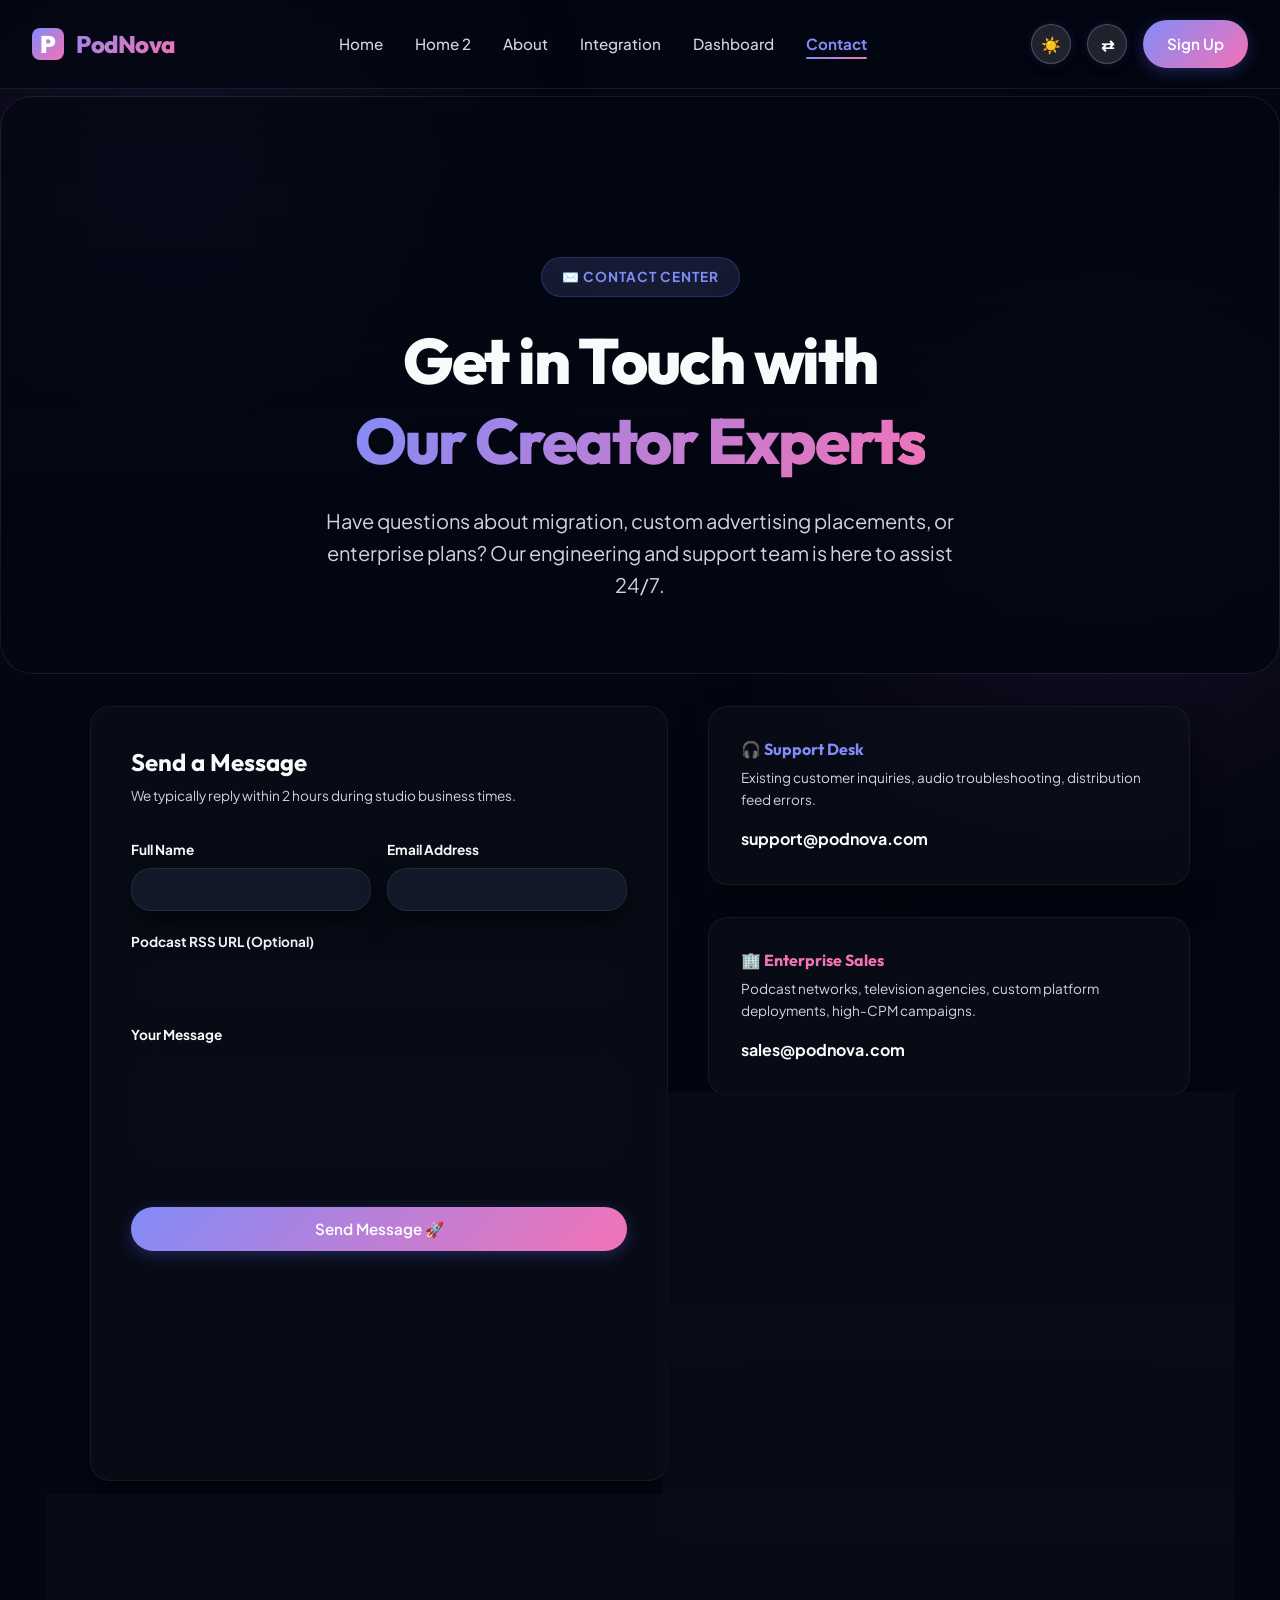
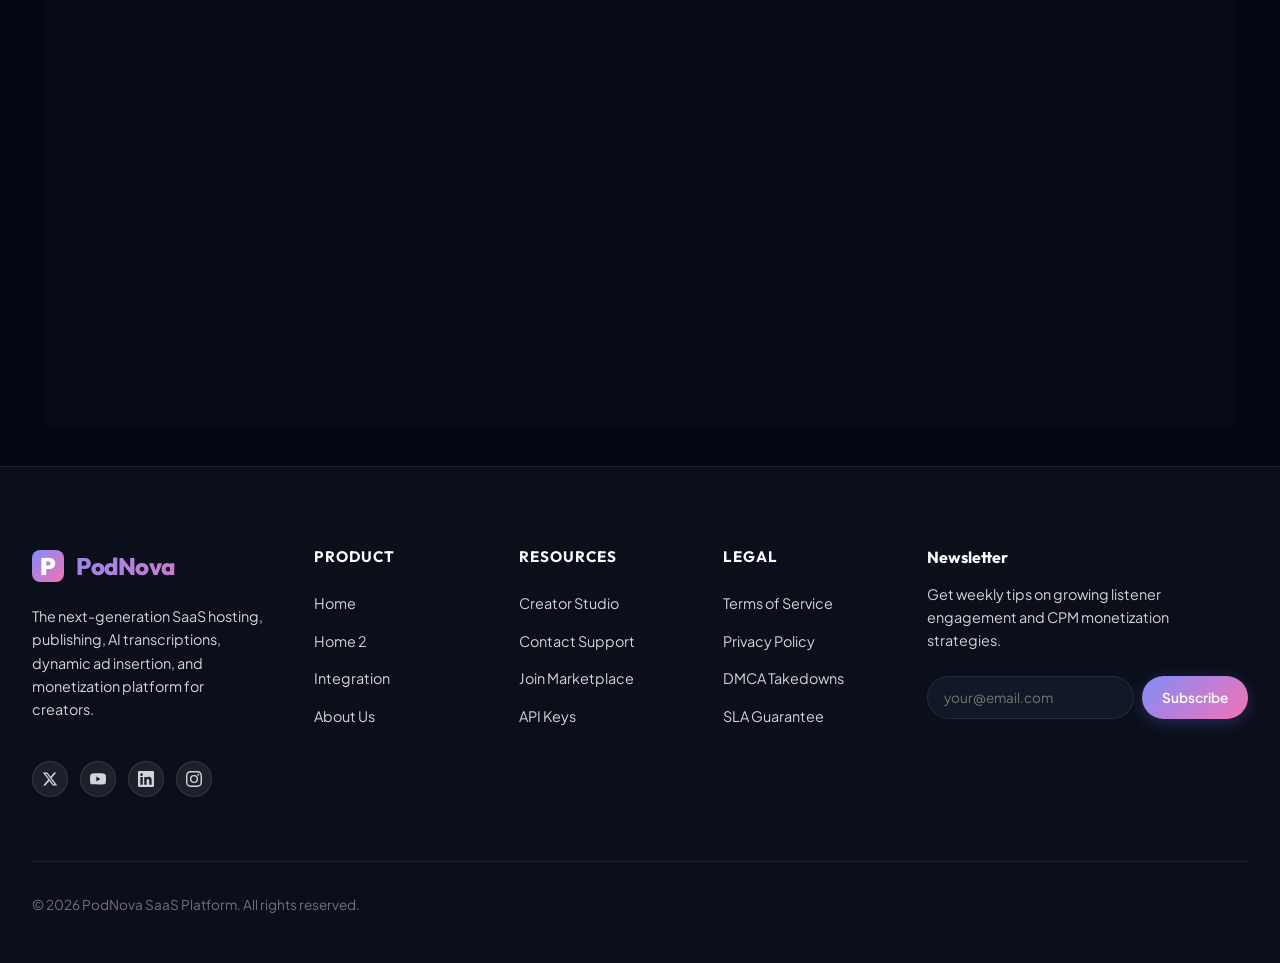
<file: contact.html>
<!DOCTYPE html>
<html lang="en" data-theme="dark">
<head>
    <meta charset="UTF-8">
    <meta name="viewport" content="width=device-width, initial-scale=1.0">
    <meta name="description" content="Contact PodNova - Reach out to our creator support desk, enterprise sales team, or advertising sponsorship managers.">
    <title>Contact Us | PodNova SaaS</title>
    <link rel="stylesheet" href="styles.css">
    <link rel="icon" type="image/svg+xml" href="favicon.svg">
</head>
<body>
    <div class="mesh-bg mesh-bg-1"></div>
    <div class="mesh-bg mesh-bg-2"></div>

    <header>
        <nav class="navbar">
            <a href="index.html" class="logo-container">
                <div class="logo-icon">P</div>
                <span>PodNova</span>
            </a>
            
            <ul class="nav-links">
                <li><a href="index.html" class="nav-link">Home</a></li>
                <li><a href="home2.html" class="nav-link">Home 2</a></li>
                <li><a href="about.html" class="nav-link">About</a></li>
                <li><a href="integrations.html" class="nav-link">Integration</a></li>
                <li><a href="dashboard.html" class="nav-link">Dashboard</a></li>
                <li><a href="contact.html" class="nav-link">Contact</a></li>
                <li class="mobile-only-actions" style="display:none; gap:0.75rem; align-items:center; margin-top:1rem; padding-top:1rem; border-top:1px solid var(--border-color);">
                    <button class="btn-icon theme-toggle" title="Toggle Theme">☀️</button>
                    <button class="btn-icon rtl-toggle" title="Toggle Layout Direction">⇄</button>
                    <a href="signup.html" class="btn btn-primary" style="flex:1; justify-content:center;">Sign Up</a>
                </li>
            </ul>

            <div class="nav-actions">
                <!-- Theme and RTL togglers -->
                <button class="btn-icon theme-toggle" id="theme-toggle" title="Toggle Theme">☀️</button>
                <button class="btn-icon rtl-toggle" id="rtl-toggle" title="Toggle Layout Direction">⇄</button>
                
                <a href="signup.html" class="btn btn-primary desktop-only-btn">Sign Up</a>
                <button class="btn-icon mobile-menu-toggle" id="menu-toggle" title="Toggle Menu">☰</button>
            </div>
        </nav>
    </header>

    <main>
        <section class="hero hero-contact" style="padding-bottom: 2rem;">
            <div class="badge">✉️ Contact Center</div>
            <h1>Get in Touch with <br><span class="gradient-text">Our Creator Experts</span></h1>
            <p>Have questions about migration, custom advertising placements, or enterprise plans? Our engineering and support team is here to assist 24/7.</p>
        </section>

        <!-- Contact Section Columns -->
        <section class="features-section" style="padding-top: 0;">
            <div class="contact-grid">
                
                <!-- Contact Form Card -->
                <div class="glass-card" style="padding: 2.5rem;">
                    <h3 style="font-size: 1.5rem; margin-bottom: 0.5rem;">Send a Message</h3>
                    <p style="font-size: 0.85rem; color:var(--text-secondary); margin-bottom: 2rem;">We typically reply within 2 hours during studio business times.</p>
                    
                    <form id="contactForm" style="display:flex; flex-direction:column; gap:1.25rem;" onsubmit="event.preventDefault(); document.getElementById('contact-feedback').style.display='block'; this.reset();">
                        <div style="display:grid; grid-template-columns:1fr 1fr; gap:1rem;">
                            <div>
                                <label style="display:block; font-size:0.85rem; font-weight:700; margin-bottom:0.5rem;">Full Name</label>
                                <input type="text" required class="glass-card" style="width:100%; padding:0.75rem; background:var(--bg-tertiary); color:var(--text-primary); border-color:var(--border-color);">
                            </div>
                            <div>
                                <label style="display:block; font-size:0.85rem; font-weight:700; margin-bottom:0.5rem;">Email Address</label>
                                <input type="email" required class="glass-card" style="width:100%; padding:0.75rem; background:var(--bg-tertiary); color:var(--text-primary); border-color:var(--border-color);">
                            </div>
                        </div>
                        <div>
                            <label style="display:block; font-size:0.85rem; font-weight:700; margin-bottom:0.5rem;">Podcast RSS URL (Optional)</label>
                            <input type="url" placeholder="https://..." class="glass-card" style="width:100%; padding:0.75rem; background:var(--bg-tertiary); color:var(--text-primary); border-color:var(--border-color);">
                        </div>
                        <div>
                            <label style="display:block; font-size:0.85rem; font-weight:700; margin-bottom:0.5rem;">Your Message</label>
                            <textarea required rows="5" class="glass-card" style="width:100%; padding:0.75rem; background:var(--bg-tertiary); color:var(--text-primary); border-color:var(--border-color); resize:vertical;"></textarea>
                        </div>
                        <button type="submit" class="btn btn-primary" style="margin-top:1rem; width:100%;">Send Message 🚀</button>
                    </form>

                    <!-- Submission Feedback -->
                    <div id="contact-feedback" style="display:none; margin-top:1.5rem; padding:1rem; background:rgba(16, 185, 129, 0.15); border:1px solid var(--accent); border-radius:12px; color:var(--accent); text-align:center; font-size:0.9rem;">
                        <strong>Message Sent Successfully!</strong><br>Our creator support desk will be in touch shortly.
                    </div>
                </div>

                <!-- Contact Details / Info Column -->
                <div style="display:flex; flex-direction:column; gap:2rem;">
                    <div class="glass-card" style="padding:2rem;">
                        <h4 style="color:var(--primary); margin-bottom:0.5rem;">🎧 Support Desk</h4>
                        <p style="font-size:0.85rem; color:var(--text-secondary); margin-bottom:1rem;">Existing customer inquiries, audio troubleshooting, distribution feed errors.</p>
                        <strong>support@podnova.com</strong>
                    </div>

                    <div class="glass-card" style="padding:2rem;">
                        <h4 style="color:var(--secondary); margin-bottom:0.5rem;">🏢 Enterprise Sales</h4>
                        <p style="font-size:0.85rem; color:var(--text-secondary); margin-bottom:1rem;">Podcast networks, television agencies, custom platform deployments, high-CPM campaigns.</p>
                        <strong>sales@podnova.com</strong>
                    </div>

                    <div class="glass-card" style="padding:2rem;">
                        <h4 style="color:var(--accent); margin-bottom:0.5rem;">🤝 Sponsorship Marketplace</h4>
                        <p style="font-size:0.85rem; color:var(--text-secondary); margin-bottom:1rem;">Brand collaborations, dynamic ad inventory proposals, media sponsorships.</p>
                        <strong>partners@podnova.com</strong>
                    </div>
                    <div class="glass-card" style="padding:2rem;">
                        <h4 style="margin-bottom:1rem;">🌐 Follow Our Journey</h4>
                        <div style="display:flex; gap:0.75rem; flex-wrap:wrap;">
                            <a href="#" class="btn-icon" title="Twitter" style="width:40px; height:40px;">
                                <svg width="18" height="18" viewBox="0 0 24 24" fill="currentColor"><path d="M18.244 2.25h3.308l-7.227 8.26 8.502 11.24H16.17l-5.214-6.817L4.99 21.75H1.68l7.73-8.835L1.254 2.25H8.08l4.713 6.231zm-1.161 17.52h1.833L7.084 4.126H5.117z"/></svg>
                            </a>
                            <a href="#" class="btn-icon" title="LinkedIn" style="width:40px; height:40px;">
                                <svg width="18" height="18" viewBox="0 0 24 24" fill="currentColor"><path d="M19 0h-14c-2.761 0-5 2.239-5 5v14c0 2.761 2.239 5 5 5h14c2.762 0 5-2.239 5-5v-14c0-2.761-2.238-5-5-5zm-11 19h-3v-11h3v11zm-1.5-12.268c-.966 0-1.75-.779-1.75-1.75s.784-1.75 1.75-1.75 1.75.779 1.75 1.75-.784 1.75-1.75 1.75zm13.5 12.268h-3v-5.604c0-3.368-4-3.113-4 0v5.604h-3v-11h3v1.765c1.396-2.586 7-2.777 7 2.476v6.759z"/></svg>
                            </a>
                            <a href="#" class="btn-icon" title="Discord" style="width:40px; height:40px;">
                                <svg width="18" height="18" viewBox="0 0 24 24" fill="currentColor"><path d="M20.317 4.37a19.791 19.791 0 0 0-4.885-1.515.074.074 0 0 0-.079.037c-.21.375-.444.864-.608 1.25a18.27 18.27 0 0 0-5.487 0 12.64 12.64 0 0 0-.617-1.25.077.077 0 0 0-.079-.037A19.736 19.736 0 0 0 3.677 4.37a.07.07 0 0 0-.032.027C.533 9.046-.32 13.58.099 18.057a.082.082 0 0 0 .031.057 19.9 19.9 0 0 0 5.993 3.03.078.078 0 0 0 .084-.028c.462-.63.874-1.295 1.226-1.994a.076.076 0 0 0-.041-.106 13.107 13.107 0 0 1-1.873-.894.077.077 0 0 1-.008-.128c.126-.093.252-.19.372-.287a.075.075 0 0 1 .077-.011c3.92 1.793 8.18 1.793 12.061 0a.073.073 0 0 1 .078.009c.12.099.246.195.373.289a.077.077 0 0 1-.006.127 12.299 12.299 0 0 1-1.873.894.077.077 0 0 0-.041.107c.36.698.772 1.362 1.225 1.993a.076.076 0 0 0 .084-.028 19.839 19.839 0 0 0 6.002-3.03.077.077 0 0 0 .032-.054c.5-5.177-.838-9.674-3.549-13.66a.061.061 0 0 0-.031-.03zM8.02 15.33c-1.183 0-2.157-1.085-2.157-2.419 0-1.333.956-2.419 2.156-2.419 1.21 0 2.176 1.096 2.157 2.42 0 1.333-.956 2.418-2.156 2.418zm7.975 0c-1.183 0-2.157-1.085-2.157-2.419 0-1.333.955-2.419 2.156-2.419 1.21 0 2.176 1.096 2.157 2.42 0 1.333-.946 2.418-2.156 2.418z"/></svg>
                            </a>
                            <a href="#" class="btn-icon" title="YouTube" style="width:40px; height:40px;">
                                <svg width="18" height="18" viewBox="0 0 24 24" fill="currentColor"><path d="M23.498 6.163a3.003 3.003 0 0 0-2.11-2.107C19.505 3.545 12 3.545 12 3.545s-7.505 0-9.388.511a3.002 3.002 0 0 0-2.11 2.107C0 8.053 0 12 0 12s0 3.947.502 5.837a3.003 3.003 0 0 0 2.11 2.107C4.495 20.455 12 20.455 12 20.455s7.505 0 9.388-.511a3.003 3.003 0 0 0 2.11-2.107C24 15.947 24 12 24 12s0-3.947-.502-5.837zM9.545 15.568V8.432L15.818 12l-6.273 3.568z"/></svg>
                            </a>
                            <a href="#" class="btn-icon" title="Instagram" style="width:40px; height:40px;">
                                <svg width="18" height="18" viewBox="0 0 24 24" fill="currentColor"><path d="M12 2.163c3.204 0 3.584.012 4.85.07 3.252.148 4.771 1.691 4.919 4.919.058 1.265.069 1.645.069 4.849 0 3.205-.012 3.584-.069 4.849-.149 3.225-1.664 4.771-4.919 4.919-1.266.058-1.644.07-4.85.07-3.204 0-3.584-.012-4.849-.07-3.26-.149-4.771-1.699-4.919-4.92-.058-1.265-.07-1.644-.07-4.849 0-3.204.013-3.583.07-4.849.149-3.227 1.664-4.771 4.919-4.919 1.266-.057 1.645-.069 4.849-.069zM12 0C8.741 0 8.333.014 7.053.072 2.695.272.273 2.69.073 7.051C.014 8.333 0 8.741 0 12c0 3.259.014 3.668.072 4.948.2 4.358 2.618 6.78 6.98 6.98 1.281.058 1.689.072 4.948.072 3.259 0 3.668-.014 4.948-.072 4.354-.2 6.782-2.618 6.979-6.98.059-1.28.073-1.689.073-4.948 0-3.259-.014-3.667-.072-4.947-.196-4.354-2.617-6.78-6.979-6.98C15.668.014 15.259 0 12 0zm0 5.838a6.162 6.162 0 1 0 0 12.324 6.162 6.162 0 0 0 0-12.324zM12 16a4 4 0 1 1 0-8 4 4 0 0 1 0 8zm6.406-11.845a1.44 1.44 0 1 0 0 2.881 1.44 1.44 0 0 0 0-2.881z"/></svg>
                            </a>
                        </div>
                    </div>
                </div>

            </div>

            <!-- Map Section -->
            <div class="glass-card" style="margin: 3rem auto 0 auto; max-width: 1100px; padding: 1.5rem; overflow: hidden;">
                <h3 style="font-size:1.25rem; margin-bottom:1rem; text-align:left;">📍 Our Studio Headquarter</h3>
                <div style="width:100%; height:350px; border-radius:12px; overflow:hidden; border:1px solid var(--border-color);">
                    <iframe src="https://www.google.com/maps/embed?pb=!1m18!1m12!1m3!1d3022.617540209635!2d-73.98685168459392!3d40.74844047932824!2m3!1f0!2f0!3f0!3m2!1i1024!2i768!4f13.1!3m3!1m2!1s0x89c259a9b3117469%3A0xd134e199a405a163!2sEmpire%20State%20Building!5e0!3m2!1sen!2sus!4v1622550186980!5m2!1sen!2sus" width="100%" height="100%" style="border:0; filter: grayscale(0.8) contrast(1.2) invert(0.9);" allowfullscreen="" loading="lazy"></iframe>
                </div>
            </div>
        </section>
    </main>

    <footer class="site-footer">
        <div class="footer-container">
            <div class="footer-brand">
                <a href="index.html" class="logo-container">
                    <div class="logo-icon">P</div>
                    <span>PodNova</span>
                </a>
                <p class="footer-brand-text">The next-generation SaaS hosting, publishing, AI transcriptions, dynamic ad insertion, and monetization platform for creators.</p>
                <div class="footer-socials" style="display: flex; gap: 0.75rem; margin-top: 1.25rem;">
                    <a href="#" class="footer-social-link" aria-label="Twitter">
                        <svg viewBox="0 0 24 24" width="16" height="16" fill="currentColor">
                            <path d="M18.244 2.25h3.308l-7.227 8.26 8.502 11.24H16.17l-5.214-6.817L4.99 21.75H1.68l7.73-8.835L1.254 2.25H8.08l4.713 6.231zm-1.161 17.52h1.833L7.084 4.126H5.117z"/>
                        </svg>
                    </a>
                    <a href="#" class="footer-social-link" aria-label="YouTube">
                        <svg viewBox="0 0 24 24" width="16" height="16" fill="currentColor">
                            <path d="M23.498 6.163a3.003 3.003 0 0 0-2.11-2.11C19.518 3.5 12 3.5 12 3.5s-7.518 0-9.388.503a3.003 3.003 0 0 0-2.11 2.11C0 8.033 0 12 0 12s0 3.967.502 5.837a3.003 3.003 0 0 0 2.11 2.11c1.87.503 9.388.503 9.388.503s7.518 0 9.388-.503a3.003 3.003 0 0 0 2.11-2.11c.502-1.87.502-5.837.502-5.837s0-3.967-.502-5.837zM9.545 15.568V8.432L15.818 12l-6.273 3.568z"/>
                        </svg>
                    </a>
                    <a href="#" class="footer-social-link" aria-label="LinkedIn">
                        <svg viewBox="0 0 24 24" width="16" height="16" fill="currentColor">
                            <path d="M20.447 20.452h-3.554v-5.569c0-1.328-.027-3.037-1.852-3.037-1.853 0-2.136 1.445-2.136 2.939v5.667H9.351V9h3.414v1.561h.046c.477-.9 1.637-1.85 3.37-1.85 3.601 0 4.267 2.37 4.267 5.455v6.286zM5.337 7.433c-1.144 0-2.063-.926-2.063-2.065 0-1.138.92-2.063 2.063-2.063 1.14 0 2.064.925 2.064 2.063 0 1.139-.925 2.065-2.064 2.065zm1.782 13.019H3.555V9h3.564v11.452zM22.225 0H1.771C.792 0 0 .774 0 1.729v20.542C0 23.227.792 24 1.771 24h20.451C23.2 24 24 23.227 24 22.271V1.729C24 .774 23.2 0 22.222 0h.003z"/>
                        </svg>
                    </a>
                    <a href="#" class="footer-social-link" aria-label="Instagram">
                        <svg viewBox="0 0 24 24" width="16" height="16" fill="currentColor">
                            <path d="M12 2.163c3.204 0 3.584.012 4.85.07 3.252.148 4.771 1.691 4.919 4.919.058 1.265.069 1.645.069 4.849 0 3.205-.012 3.584-.069 4.849-.149 3.225-1.664 4.771-4.919 4.919-1.266.058-1.644.07-4.85.07-3.204 0-3.584-.012-4.849-.07-3.26-.149-4.771-1.699-4.919-4.92-.058-1.265-.07-1.644-.07-4.849 0-3.204.013-3.583.07-4.849.149-3.227 1.664-4.771 4.919-4.919 1.266-.057 1.645-.069 4.849-.069zM12 0C8.741 0 8.333.014 7.053.072 2.695.272.273 2.69.073 7.051.014 8.333 0 8.741 0 12c0 3.259.014 3.668.072 4.948.2 4.358 2.618 6.78 6.98 6.98 1.281.058 1.689.072 4.948.072 3.259 0 3.668-.014 4.948-.072 4.354-.2 6.782-2.618 6.979-6.98.059-1.28.073-1.689.073-4.948 0-3.259-.014-3.667-.072-4.947-.196-4.354-2.617-6.78-6.979-6.98C15.668.014 15.259 0 12 0zm0 5.838a6.162 6.162 0 1 0 0 12.324 6.162 6.162 0 0 0 0-12.324zM12 16a4 4 0 1 1 0-8 4 4 0 0 1 0 8zm6.406-11.845a1.44 1.44 0 1 0 0 2.881 1.44 1.44 0 0 0 0-2.881z"/>
                        </svg>
                    </a>
                </div>
            </div>
            
            <div class="footer-column">
                <h4>Product</h4>
                <ul class="footer-links">
                    <li><a href="index.html" class="footer-link">Home</a></li>
                    <li><a href="home2.html" class="footer-link">Home 2</a></li>
                    <li><a href="integrations.html" class="footer-link">Integration</a></li>
                    <li><a href="about.html" class="footer-link">About Us</a></li>
                </ul>
            </div>

            <div class="footer-column">
                <h4>Resources</h4>
                <ul class="footer-links">
                    <li><a href="dashboard.html" class="footer-link">Creator Studio</a></li>
                    <li><a href="contact.html" class="footer-link">Contact Support</a></li>
                    <li><a href="signup.html" class="footer-link">Join Marketplace</a></li>
                    <li><a href="login.html" class="footer-link">API Keys</a></li>
                </ul>
            </div>

            <div class="footer-column">
                <h4>Legal</h4>
                <ul class="footer-links">
                    <li><a href="#" class="footer-link">Terms of Service</a></li>
                    <li><a href="#" class="footer-link">Privacy Policy</a></li>
                    <li><a href="#" class="footer-link">DMCA Takedowns</a></li>
                    <li><a href="#" class="footer-link">SLA Guarantee</a></li>
                </ul>
            </div>

            <div class="footer-newsletter">
                <h4>Newsletter</h4>
                <p class="footer-brand-text" style="margin-bottom:0.5rem;">Get weekly tips on growing listener engagement and CPM monetization strategies.</p>
                <div class="newsletter-input-group">
                    <input type="email" placeholder="your@email.com" class="newsletter-input">
                    <button class="btn btn-primary" style="padding: 0.5rem 1.25rem; font-size: 0.85rem;" onclick="alert('Thank you for subscribing!');">Subscribe</button>
                </div>
            </div>
        </div>
        
        <div class="footer-bottom">
            <span>&copy; 2026 PodNova SaaS Platform. All rights reserved.</span>
        </div>
    </footer>

    <script src="app.js"></script>
</body>
</html>
</file>
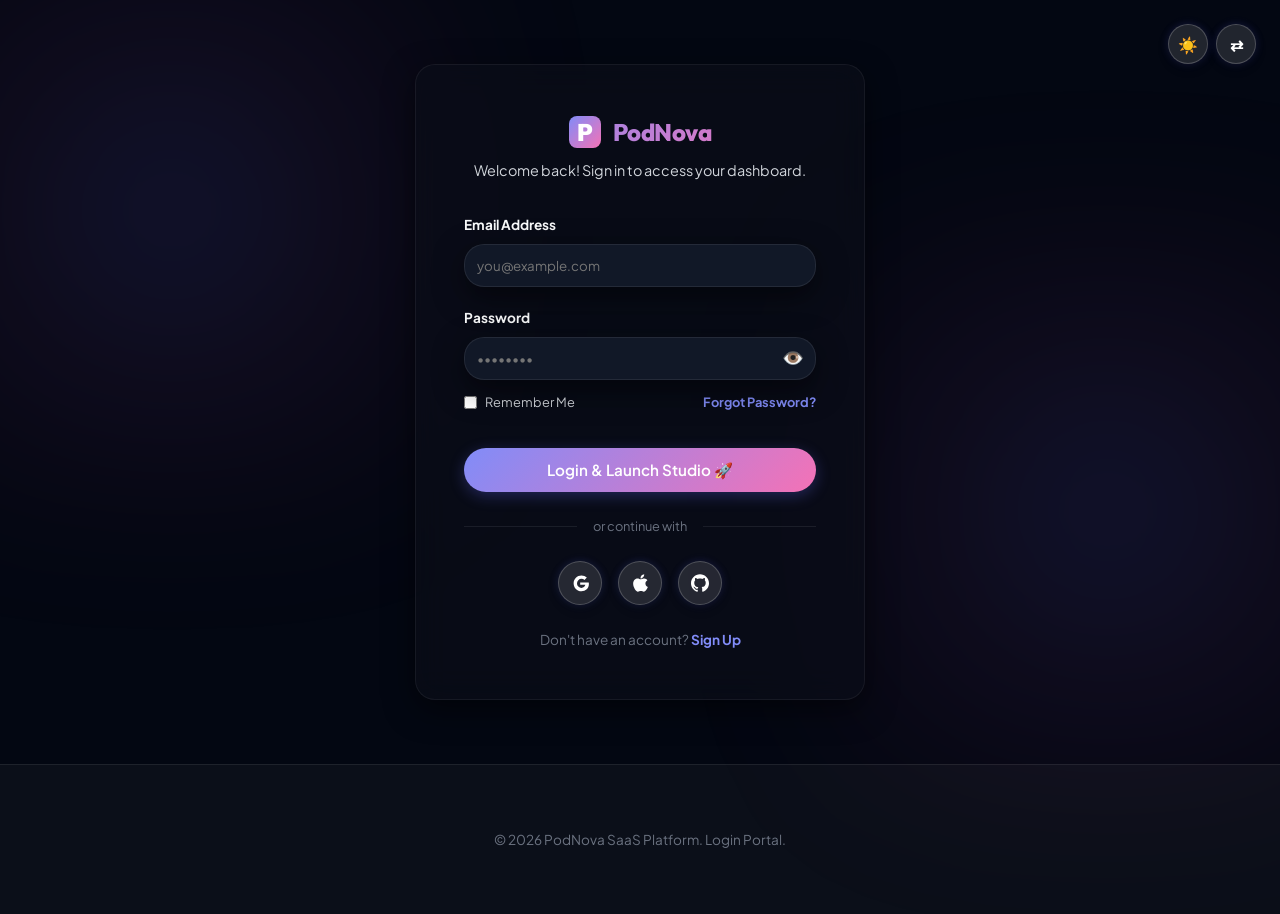
<file: login.html>
<!DOCTYPE html>
<html lang="en" data-theme="dark">
<head>
    <meta charset="UTF-8">
    <meta name="viewport" content="width=device-width, initial-scale=1.0">
    <meta name="description" content="Login to PodNova - Access your creator dashboard, stats, and episode manager.">
    <title>Login | PodNova</title>
    <link rel="stylesheet" href="styles.css">
    <link rel="icon" type="image/svg+xml" href="favicon.svg">
</head>
<body>
    <div class="mesh-bg mesh-bg-1"></div>
    <div class="mesh-bg mesh-bg-2"></div>    <!-- Floating Theme/RTL Controls -->
    <div style="position: absolute; top: 1.5rem; right: 1.5rem; display: flex; gap: 0.5rem; z-index: 50;">
        <button class="btn-icon theme-toggle" id="theme-toggle" title="Toggle Theme">☀️</button>
        <button class="btn-icon rtl-toggle" id="rtl-toggle" title="Toggle Layout Direction">⇄</button>
    </div>
    <main style="min-height: 80vh; display: flex; align-items: center; justify-content: center; padding: 4rem 2rem;">
        <div class="glass-card" style="padding: 3rem; max-width: 450px; width: 100%; text-align: left;">
            <div style="text-align: center; margin-bottom: 2rem;">
                <a href="index.html" class="logo-container" style="justify-content: center; margin-bottom: 0.5rem; text-decoration:none;">
                    <div class="logo-icon">P</div>
                    <span>PodNova</span>
                </a>
                <p style="color: var(--text-secondary); font-size: 0.9rem;">Welcome back! Sign in to access your dashboard.</p>
            </div>

            <!-- Login Form redirects to dashboard.html -->
            <form onsubmit="event.preventDefault(); window.location.href='dashboard.html';" style="display:flex; flex-direction:column; gap:1.25rem;">
                <div>
                    <label style="display:block; font-size:0.85rem; font-weight:700; margin-bottom:0.5rem;">Email Address</label>
                    <input type="email" required placeholder="you@example.com" class="glass-card" style="width:100%; padding:0.75rem; background:var(--bg-tertiary); color:var(--text-primary); border-color:var(--border-color);">
                </div>
                <div>
                    <label style="display:block; font-size:0.85rem; font-weight:700; margin-bottom:0.5rem;">Password</label>
                    <div style="position: relative;">
                        <input type="password" id="login-password" required placeholder="••••••••" class="glass-card" style="width:100%; padding:0.75rem 2.5rem 0.75rem 0.75rem; background:var(--bg-tertiary); color:var(--text-primary); border-color:var(--border-color);">
                        <button type="button" onclick="const p = document.getElementById('login-password'); p.type = p.type === 'password' ? 'text' : 'password'; this.innerHTML = p.type === 'password' ? '👁️' : '🙈';" style="position: absolute; right: 0.75rem; top: 50%; transform: translateY(-50%); border: none; background: none; cursor: pointer; color: var(--text-muted); font-size: 1.1rem; line-height: 1; padding: 0; display: flex; align-items: center;">👁️</button>
                    </div>
                    <div style="display:flex; justify-content:space-between; align-items:center; margin-top:0.75rem;">
                        <label style="display:flex; align-items:center; gap:0.5rem; font-size:0.8rem; color:var(--text-secondary); cursor:pointer;">
                            <input type="checkbox" style="accent-color:var(--primary);"> Remember Me
                        </label>
                        <a href="#" style="font-size:0.8rem; color:var(--primary); font-weight: 700;">Forgot Password?</a>
                    </div>
                </div>
                <button type="submit" class="btn btn-primary" style="width: 100%; margin-top: 1rem;">Login & Launch Studio 🚀</button>
            </form>

            <!-- Social Divider -->
            <div style="display:flex; align-items:center; gap:1rem; margin: 1.5rem 0; color:var(--text-muted); font-size:0.8rem;">
                <span style="flex:1; height:1px; background:var(--border-color);"></span>
                <span>or continue with</span>
                <span style="flex:1; height:1px; background:var(--border-color);"></span>
            </div>

            <!-- Social Logins -->
            <div style="display:flex; gap:1rem; justify-content:center; margin-bottom: 1.5rem;">
                <a href="#" class="btn-icon" title="Google" style="width:44px; height:44px;">
                    <svg viewBox="0 0 24 24" width="18" height="18" fill="currentColor">
                        <path d="M12.24 10.285V14.4h6.887c-.648 2.41-2.519 4.114-5.136 4.114A5.99 5.99 0 0 1 8 12.5a5.99 5.99 0 0 1 5.99-6.012c1.49 0 2.859.547 3.916 1.446l3.208-3.209C19.167 2.89 16.732 2 13.99 2 8.18 2 3.5 6.7 3.5 12.5S8.18 23 13.99 23c5.448 0 9.873-3.87 9.873-9.585 0-.702-.074-1.419-.224-2.13H12.24Z"/>
                    </svg>
                </a>
                <a href="#" class="btn-icon" title="Apple" style="width:44px; height:44px;">
                    <svg viewBox="0 0 384 512" width="15" height="20" fill="currentColor">
                        <path d="M318.7 268.7c-.2-36.7 16.4-64.4 50-84.8-18.8-26.9-47.2-41.7-84.7-44.6-35.5-2.8-74.3 20.7-88.5 20.7-15 0-49.4-19.7-76.4-19.7C63.3 141.2 4 184.8 4 273.5q0 39.3 14.4 81.2c12.8 36.7 59 126.7 107.2 125.2 25.2-.6 43-17.9 75.8-17.9 31.8 0 48.3 17.9 76.4 17.9 48.6-.7 90.4-82.5 102.6-119.3-65.2-30.7-61.7-90-61.7-91.9zm-56.6-164.2c27.3-32.4 24.8-61.9 24-72.5-24.1 1.4-52 16.4-67.9 34.9-17.5 19.8-27.8 47.5-24.4 76.5 26.9 2.4 51.2-16 68.3-38.9z"/>
                    </svg>
                </a>
                <a href="#" class="btn-icon" title="GitHub" style="width:44px; height:44px;">
                    <svg viewBox="0 0 24 24" width="18" height="18" fill="currentColor">
                        <path d="M12 .297c-6.63 0-12 5.373-12 12 0 5.303 3.438 9.8 8.205 11.385.6.113.82-.258.82-.577 0-.285-.01-1.04-.015-2.04-3.338.724-4.042-1.61-4.042-1.61C4.422 18.07 3.633 17.7 3.633 17.7c-1.087-.744.084-.729.084-.729 1.205.084 1.838 1.236 1.838 1.236 1.07 1.835 2.809 1.305 3.495.998.108-.776.417-1.305.76-1.605-2.665-.3-5.466-1.332-5.466-5.93 0-1.31.465-2.38 1.235-3.22-.135-.303-.54-1.523.105-3.176 0 0 1.005-.322 3.3 1.23.96-.267 1.98-.399 3-.405 1.02.006 2.04.138 3 .405 2.28-1.552 3.285-1.23 3.285-1.23.645 1.653.24 2.873.12 3.176.765.84 1.23 1.91 1.23 3.22 0 4.61-2.805 5.625-5.475 5.92.42.36.81 1.096.81 2.22 0 1.606-.015 2.896-.015 3.286 0 .315.21.69.825.57C20.565 22.092 24 17.592 24 12.297c0-6.627-5.373-12-12-12"/>
                    </svg>
                </a>
            </div>
            <p style="text-align: center; margin-top: 1.5rem; font-size: 0.85rem; color: var(--text-muted);">
                Don't have an account? <a href="signup.html" style="color: var(--primary); font-weight: 700;">Sign Up</a>
            </p>
        </div>
    </main>

    <footer style="border-top: 1px solid var(--border-color); padding: 4rem 2rem; background: var(--bg-secondary);">
        <div style="max-width: 1400px; margin: 0 auto; text-align: center; font-size: 0.85rem; color: var(--text-muted);">
            © 2026 PodNova SaaS Platform. Login Portal.
        </div>
    </footer>

    <script src="app.js"></script>
</body>
</html>
</file>
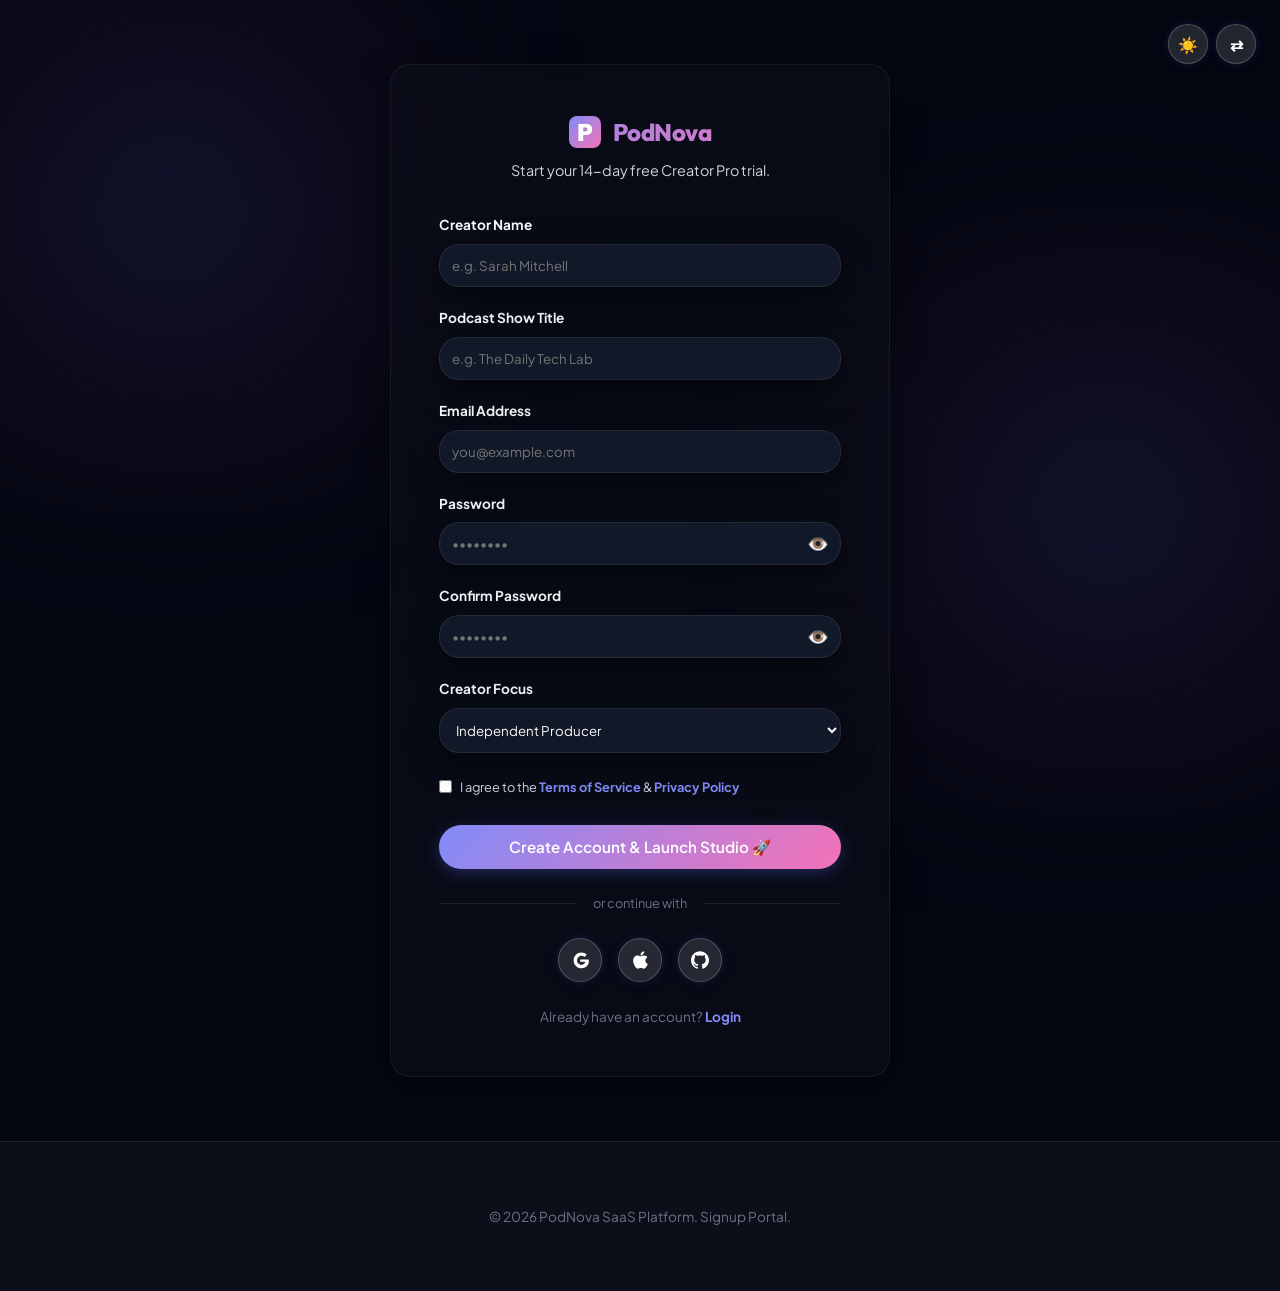
<file: signup.html>
<!DOCTYPE html>
<html lang="en" data-theme="dark">
<head>
    <meta charset="UTF-8">
    <meta name="viewport" content="width=device-width, initial-scale=1.0">
    <meta name="description" content="Sign up for PodNova - Create your podcast hosting and monetization account to start publishing globally in minutes.">
    <title>Sign Up | PodNova</title>
    <link rel="stylesheet" href="styles.css">
    <link rel="icon" type="image/svg+xml" href="favicon.svg">
</head>
<body>
    <div class="mesh-bg mesh-bg-1"></div>
    <div class="mesh-bg mesh-bg-2"></div>    <!-- Floating Theme/RTL Controls -->
    <div style="position: absolute; top: 1.5rem; right: 1.5rem; display: flex; gap: 0.5rem; z-index: 50;">
        <button class="btn-icon theme-toggle" id="theme-toggle" title="Toggle Theme">☀️</button>
        <button class="btn-icon rtl-toggle" id="rtl-toggle" title="Toggle Layout Direction">⇄</button>
    </div>
    <main style="min-height: 80vh; display: flex; align-items: center; justify-content: center; padding: 4rem 2rem;">
        <div class="glass-card" style="padding: 3rem; max-width: 500px; width: 100%; text-align: left;">
            <div style="text-align: center; margin-bottom: 2rem;">
                <a href="index.html" class="logo-container" style="justify-content: center; margin-bottom: 0.5rem; text-decoration:none;">
                    <div class="logo-icon">P</div>
                    <span>PodNova</span>
                </a>
                <p style="color: var(--text-secondary); font-size: 0.9rem;">Start your 14-day free Creator Pro trial.</p>
            </div>

            <!-- Signup Form redirects to dashboard.html to simulate successful onboarding -->
            <form onsubmit="event.preventDefault(); window.location.href='dashboard.html';" style="display:flex; flex-direction:column; gap:1.25rem;">
                <div>
                    <label style="display:block; font-size:0.85rem; font-weight:700; margin-bottom:0.5rem;">Creator Name</label>
                    <input type="text" name="creator-name" autocomplete="off" required placeholder="e.g. Sarah Mitchell" class="glass-card" style="width:100%; padding:0.75rem; background:var(--bg-tertiary); color:var(--text-primary); border-color:var(--border-color);">
                </div>
                <div>
                    <label style="display:block; font-size:0.85rem; font-weight:700; margin-bottom:0.5rem;">Podcast Show Title</label>
                    <input type="text" name="show-title" autocomplete="off" required placeholder="e.g. The Daily Tech Lab" class="glass-card" style="width:100%; padding:0.75rem; background:var(--bg-tertiary); color:var(--text-primary); border-color:var(--border-color);">
                </div>
                <div>
                    <label style="display:block; font-size:0.85rem; font-weight:700; margin-bottom:0.5rem;">Email Address</label>
                    <input type="email" name="email" autocomplete="off" required placeholder="you@example.com" class="glass-card" style="width:100%; padding:0.75rem; background:var(--bg-tertiary); color:var(--text-primary); border-color:var(--border-color);">
                </div>
                <div>
                    <label style="display:block; font-size:0.85rem; font-weight:700; margin-bottom:0.5rem;">Password</label>
                    <div style="position: relative;">
                        <input type="password" id="signup-password" required placeholder="••••••••" class="glass-card" style="width:100%; padding:0.75rem 2.5rem 0.75rem 0.75rem; background:var(--bg-tertiary); color:var(--text-primary); border-color:var(--border-color);">
                        <button type="button" onclick="const p = document.getElementById('signup-password'); p.type = p.type === 'password' ? 'text' : 'password'; this.innerHTML = p.type === 'password' ? '👁️' : '🙈';" style="position: absolute; right: 0.75rem; top: 50%; transform: translateY(-50%); border: none; background: none; cursor: pointer; color: var(--text-muted); font-size: 1.1rem; line-height: 1; padding: 0; display: flex; align-items: center;">👁️</button>
                    </div>
                </div>
                <div>
                    <label style="display:block; font-size:0.85rem; font-weight:700; margin-bottom:0.5rem;">Confirm Password</label>
                    <div style="position: relative;">
                        <input type="password" id="signup-confirm-password" required placeholder="••••••••" class="glass-card" style="width:100%; padding:0.75rem 2.5rem 0.75rem 0.75rem; background:var(--bg-tertiary); color:var(--text-primary); border-color:var(--border-color);">
                        <button type="button" onclick="const p = document.getElementById('signup-confirm-password'); p.type = p.type === 'password' ? 'text' : 'password'; this.innerHTML = p.type === 'password' ? '👁️' : '🙈';" style="position: absolute; right: 0.75rem; top: 50%; transform: translateY(-50%); border: none; background: none; cursor: pointer; color: var(--text-muted); font-size: 1.1rem; line-height: 1; padding: 0; display: flex; align-items: center;">👁️</button>
                    </div>
                </div>
                <div>
                    <label style="display:block; font-size:0.85rem; font-weight:700; margin-bottom:0.5rem;">Creator Focus</label>
                    <select class="glass-card" style="width:100%; padding:0.75rem; background:var(--bg-tertiary); color:var(--text-primary); border-color:var(--border-color); cursor:pointer;">
                        <option>Independent Producer</option>
                        <option>Podcast Network</option>
                        <option>Business / Media Company</option>
                        <option>Educator / Coach</option>
                    </select>
                </div>
                <div>
                    <label style="display:flex; align-items:flex-start; gap:0.5rem; font-size:0.8rem; color:var(--text-secondary); cursor:pointer; margin-top: 0.25rem;">
                        <input type="checkbox" required style="accent-color:var(--primary); margin-top: 0.2rem;">
                        <span>I agree to the <a href="#" style="color:var(--primary); font-weight:700;">Terms of Service</a> & <a href="#" style="color:var(--primary); font-weight:700;">Privacy Policy</a></span>
                    </label>
                </div>
                <button type="submit" class="btn btn-primary" style="width: 100%; margin-top: 0.5rem;">Create Account & Launch Studio 🚀</button>
            </form>

            <!-- Social Divider -->
            <div style="display:flex; align-items:center; gap:1rem; margin: 1.5rem 0; color:var(--text-muted); font-size:0.8rem;">
                <span style="flex:1; height:1px; background:var(--border-color);"></span>
                <span>or continue with</span>
                <span style="flex:1; height:1px; background:var(--border-color);"></span>
            </div>

            <!-- Social Logins -->
            <div style="display:flex; gap:1rem; justify-content:center; margin-bottom: 1.5rem;">
                <a href="#" class="btn-icon" title="Google" style="width:44px; height:44px;">
                    <svg viewBox="0 0 24 24" width="18" height="18" fill="currentColor">
                        <path d="M12.24 10.285V14.4h6.887c-.648 2.41-2.519 4.114-5.136 4.114A5.99 5.99 0 0 1 8 12.5a5.99 5.99 0 0 1 5.99-6.012c1.49 0 2.859.547 3.916 1.446l3.208-3.209C19.167 2.89 16.732 2 13.99 2 8.18 2 3.5 6.7 3.5 12.5S8.18 23 13.99 23c5.448 0 9.873-3.87 9.873-9.585 0-.702-.074-1.419-.224-2.13H12.24Z"/>
                    </svg>
                </a>
                <a href="#" class="btn-icon" title="Apple" style="width:44px; height:44px;">
                    <svg viewBox="0 0 384 512" width="15" height="20" fill="currentColor">
                        <path d="M318.7 268.7c-.2-36.7 16.4-64.4 50-84.8-18.8-26.9-47.2-41.7-84.7-44.6-35.5-2.8-74.3 20.7-88.5 20.7-15 0-49.4-19.7-76.4-19.7C63.3 141.2 4 184.8 4 273.5q0 39.3 14.4 81.2c12.8 36.7 59 126.7 107.2 125.2 25.2-.6 43-17.9 75.8-17.9 31.8 0 48.3 17.9 76.4 17.9 48.6-.7 90.4-82.5 102.6-119.3-65.2-30.7-61.7-90-61.7-91.9zm-56.6-164.2c27.3-32.4 24.8-61.9 24-72.5-24.1 1.4-52 16.4-67.9 34.9-17.5 19.8-27.8 47.5-24.4 76.5 26.9 2.4 51.2-16 68.3-38.9z"/>
                    </svg>
                </a>
                <a href="#" class="btn-icon" title="GitHub" style="width:44px; height:44px;">
                    <svg viewBox="0 0 24 24" width="18" height="18" fill="currentColor">
                        <path d="M12 .297c-6.63 0-12 5.373-12 12 0 5.303 3.438 9.8 8.205 11.385.6.113.82-.258.82-.577 0-.285-.01-1.04-.015-2.04-3.338.724-4.042-1.61-4.042-1.61C4.422 18.07 3.633 17.7 3.633 17.7c-1.087-.744.084-.729.084-.729 1.205.084 1.838 1.236 1.838 1.236 1.07 1.835 2.809 1.305 3.495.998.108-.776.417-1.305.76-1.605-2.665-.3-5.466-1.332-5.466-5.93 0-1.31.465-2.38 1.235-3.22-.135-.303-.54-1.523.105-3.176 0 0 1.005-.322 3.3 1.23.96-.267 1.98-.399 3-.405 1.02.006 2.04.138 3 .405 2.28-1.552 3.285-1.23 3.285-1.23.645 1.653.24 2.873.12 3.176.765.84 1.23 1.91 1.23 3.22 0 4.61-2.805 5.625-5.475 5.92.42.36.81 1.096.81 2.22 0 1.606-.015 2.896-.015 3.286 0 .315.21.69.825.57C20.565 22.092 24 17.592 24 12.297c0-6.627-5.373-12-12-12"/>
                    </svg>
                </a>
            </div>
            <p style="text-align: center; margin-top: 1.5rem; font-size: 0.85rem; color: var(--text-muted);">
                Already have an account? <a href="login.html" style="color: var(--primary); font-weight: 700;">Login</a>
            </p>
        </div>
    </main>

    <footer style="border-top: 1px solid var(--border-color); padding: 4rem 2rem; background: var(--bg-secondary);">
        <div style="max-width: 1400px; margin: 0 auto; text-align: center; font-size: 0.85rem; color: var(--text-muted);">
            © 2026 PodNova SaaS Platform. Signup Portal.
        </div>
    </footer>

    <script src="app.js"></script>
</body>
</html>
</file>
<file: styles.css>
@import url('https://fonts.googleapis.com/css2?family=Outfit:wght@300;400;500;600;700;800&family=Plus+Jakarta+Sans:wght@300;400;500;600;700;800&display=swap');

:root {
    --font-heading: 'Outfit', sans-serif;
    --font-body: 'Plus Jakarta Sans', sans-serif;
    
    /* Light Mode Palette */
    --bg-primary: #ffffff;
    --bg-primary-rgb: 255, 255, 255;
    --bg-secondary: #f8fafc;
    --bg-tertiary: #f1f5f9;
    --text-primary: #0f172a;
    --text-secondary: #475569;
    --text-muted: #94a3b8;
    
    --primary: #6366f1;
    --primary-hover: #4f46e5;
    --primary-light: rgba(99, 102, 241, 0.15);
    --secondary: #ec4899;
    --secondary-hover: #db2777;
    --accent: #10b981;
    
    --border-color: rgba(226, 232, 240, 0.8);
    --glass-bg: rgba(255, 255, 255, 0.7);
    --glass-border: rgba(255, 255, 255, 0.6);
    --shadow-sm: 0 2px 8px rgba(0, 0, 0, 0.04);
    --shadow-md: 0 10px 30px rgba(0, 0, 0, 0.05);
    --shadow-lg: 0 20px 40px rgba(0, 0, 0, 0.08);
    --shadow-glow: 0 0 25px rgba(99, 102, 241, 0.2);
}

[data-theme="dark"] {
    /* Dark Mode Palette */
    --bg-primary: #030712;
    --bg-primary-rgb: 3, 7, 18;
    --bg-secondary: #0b0f19;
    --bg-tertiary: #111827;
    --text-primary: #f9fafb;
    --text-secondary: #d1d5db;
    --text-muted: #6b7280;
    
    --primary: #818cf8;
    --primary-hover: #6366f1;
    --primary-light: rgba(129, 140, 248, 0.15);
    --secondary: #f472b6;
    --secondary-hover: #ec4899;
    --accent: #34d399;
    
    --border-color: rgba(255, 255, 255, 0.08);
    --glass-bg: rgba(11, 15, 25, 0.65);
    --glass-border: rgba(255, 255, 255, 0.06);
    --shadow-sm: 0 2px 8px rgba(0, 0, 0, 0.3);
    --shadow-md: 0 10px 30px rgba(0, 0, 0, 0.5);
    --shadow-lg: 0 20px 50px rgba(0, 0, 0, 0.7);
    --shadow-glow: 0 0 25px rgba(129, 140, 248, 0.35);
}

* {
    margin: 0;
    padding: 0;
    box-sizing: border-box;
    transition: background-color 0.3s ease, border-color 0.3s ease;
}

html, body {
    width: 100%;
    overflow-x: hidden;
    margin: 0;
    padding: 0;
}

body {
    font-family: var(--font-body);
    background-color: var(--bg-primary);
    color: var(--text-primary);
    line-height: 1.6;
}

h1, h2, h3, h4, h5, h6 {
    font-family: var(--font-heading);
    font-weight: 700;
    color: var(--text-primary);
    line-height: 1.25;
}

a {
    color: inherit;
    text-decoration: none;
}

button, input, select, textarea {
    font-family: inherit;
}

/* Glassmorphism Classes */
.glass-card {
    background: var(--glass-bg);
    backdrop-filter: blur(16px);
    -webkit-backdrop-filter: blur(16px);
    border: 1px solid var(--glass-border);
    border-radius: 1.25rem;
    box-shadow: var(--shadow-md);
}

.glass-card-hover {
    transition: transform 0.3s cubic-bezier(0.34, 1.56, 0.64, 1), box-shadow 0.3s ease, border-color 0.3s ease;
}

.glass-card-hover:hover {
    transform: translateY(-5px);
    box-shadow: var(--shadow-lg), var(--shadow-glow);
    border-color: rgba(99, 102, 241, 0.4);
}

/* Gradient Mesh background elements */
.mesh-bg {
    position: absolute;
    width: 600px;
    height: 600px;
    background: radial-gradient(circle, rgba(99, 102, 241, 0.15) 0%, rgba(236, 72, 153, 0.05) 50%, rgba(0,0,0,0) 100%);
    filter: blur(80px);
    pointer-events: none;
    z-index: 0;
}

@media (max-width: 1200px) {
    .mesh-bg {
        display: none !important;
    }
}

.mesh-bg-1 {
    top: -10%;
    left: -10%;
}

.mesh-bg-2 {
    bottom: 10%;
    right: -10%;
}

/* Navigation */
header {
    position: fixed;
    top: 0;
    left: 0;
    right: 0;
    z-index: 100;
    background: rgba(var(--bg-primary-rgb), 0.7);
    backdrop-filter: blur(12px);
    border-bottom: 1px solid var(--border-color);
}

.navbar {
    display: flex;
    justify-content: space-between;
    align-items: center;
    max-width: 1400px;
    margin: 0 auto;
    padding: 1.25rem 2rem;
}

.logo-container {
    display: flex;
    align-items: center;
    gap: 0.75rem;
    font-family: var(--font-heading);
    font-size: 1.5rem;
    font-weight: 800;
    letter-spacing: -0.5px;
    background: linear-gradient(135deg, var(--primary), var(--secondary));
    -webkit-background-clip: text;
    -webkit-text-fill-color: transparent;
}

.logo-icon {
    width: 32px;
    height: 32px;
    background: linear-gradient(135deg, var(--primary), var(--secondary));
    border-radius: 8px;
    display: flex;
    align-items: center;
    justify-content: center;
    color: white;
    font-weight: 900;
    -webkit-text-fill-color: white;
}

.nav-links {
    display: flex;
    align-items: center;
    gap: 2rem;
    list-style: none;
}

.nav-link {
    font-weight: 500;
    color: var(--text-secondary);
    transition: color 0.2s ease;
    font-size: 0.95rem;
}

.nav-link:hover {
    color: var(--primary);
}

.nav-actions {
    display: flex;
    align-items: center;
    gap: 1rem;
}

/* Buttons */
.btn {
    display: inline-flex;
    align-items: center;
    justify-content: center;
    gap: 0.5rem;
    padding: 0.75rem 1.5rem;
    border-radius: 50px;
    font-weight: 600;
    font-size: 0.95rem;
    cursor: pointer;
    transition: all 0.3s cubic-bezier(0.4, 0, 0.2, 1);
    border: none;
    white-space: nowrap;
}

.btn-primary {
    background: linear-gradient(135deg, var(--primary), var(--secondary));
    color: white;
    box-shadow: 0 4px 15px rgba(99, 102, 241, 0.3);
}

.btn-primary:hover {
    transform: translateY(-2px);
    box-shadow: 0 8px 25px rgba(99, 102, 241, 0.45);
}

.btn-secondary {
    background: var(--bg-tertiary);
    color: var(--text-primary);
    border: 1px solid var(--border-color);
}

.btn-secondary:hover {
    background: var(--border-color);
    transform: translateY(-2px);
}

.btn-icon {
    width: 40px;
    height: 40px;
    border-radius: 50%;
    display: flex;
    align-items: center;
    justify-content: center;
    background: rgba(255, 255, 255, 0.12);
    border: 1px solid rgba(255, 255, 255, 0.2);
    color: #ffffff;
    cursor: pointer;
    box-shadow: 0 4px 12px rgba(0, 0, 0, 0.15), 0 0 8px rgba(99, 102, 241, 0.2);
    transition: all 0.25s cubic-bezier(0.4, 0, 0.2, 1);
    font-weight: 700;
    font-size: 1rem;
}

[data-theme="light"] .btn-icon {
    background: rgba(0, 0, 0, 0.06);
    border: 1px solid rgba(0, 0, 0, 0.12);
    color: #0f172a;
    box-shadow: 0 4px 12px rgba(0, 0, 0, 0.05);
}

.btn-icon:hover {
    background: var(--primary);
    color: #ffffff !important;
    border-color: var(--primary);
    box-shadow: 0 0 15px var(--primary);
    transform: scale(1.08);
}

/* Hero Section */
.hero {
    position: relative;
    padding: 10rem 2rem 8rem 2rem;
    max-width: 1400px;
    margin: 6rem auto 2rem auto;
    display: flex;
    flex-direction: column;
    align-items: center;
    text-align: center;
    z-index: 10;
    
    background-size: cover;
    background-position: center;
    background-repeat: no-repeat;
    border-radius: 2rem;
    border: 1px solid var(--border-color);
}

.hero-home {
    background-image: linear-gradient(to bottom, rgba(var(--bg-primary-rgb), 0.75), rgba(var(--bg-primary-rgb), 0.95)), 
                      url('https://images.unsplash.com/photo-1590602847861-f357a9332bbc?q=80&w=1600&auto=format&fit=crop');
}

.hero-enterprise {
    background-image: linear-gradient(to bottom, rgba(var(--bg-primary-rgb), 0.75), rgba(var(--bg-primary-rgb), 0.95)), 
                      url('https://images.unsplash.com/photo-1461360370896-922624d12aa1?q=80&w=1600&auto=format&fit=crop');
}

.hero-about {
    background-image: linear-gradient(to bottom, rgba(var(--bg-primary-rgb), 0.75), rgba(var(--bg-primary-rgb), 0.95)), 
                      url('https://images.unsplash.com/photo-1522071820081-009f0129c71c?q=80&w=1600&auto=format&fit=crop');
}

.hero-integrations {
    background-image: linear-gradient(to bottom, rgba(var(--bg-primary-rgb), 0.75), rgba(var(--bg-primary-rgb), 0.95)), 
                      url('https://images.unsplash.com/photo-1558494949-ef010cbdcc31?q=80&w=1600&auto=format&fit=crop');
}

.hero-contact {
    background-image: linear-gradient(to bottom, rgba(var(--bg-primary-rgb), 0.75), rgba(var(--bg-primary-rgb), 0.95)), 
                      url('https://images.unsplash.com/photo-1534536281715-e28d76689b4d?q=80&w=1600&auto=format&fit=crop');
}

.badge {
    background: var(--primary-light);
    color: var(--primary);
    padding: 0.5rem 1.25rem;
    border-radius: 50px;
    font-size: 0.85rem;
    font-weight: 700;
    text-transform: uppercase;
    letter-spacing: 1px;
    margin-bottom: 1.5rem;
    display: inline-flex;
    align-items: center;
    gap: 0.5rem;
    border: 1px solid rgba(99, 102, 241, 0.25);
    width: fit-content;
}

.hero h1 {
    font-size: 4rem;
    font-weight: 800;
    letter-spacing: -2px;
    max-width: 900px;
    margin-bottom: 1.5rem;
}

.hero h1 span.gradient-text {
    background: linear-gradient(135deg, var(--primary), var(--secondary));
    -webkit-background-clip: text;
    -webkit-text-fill-color: transparent;
}

.hero p {
    font-size: 1.25rem;
    color: var(--text-secondary);
    max-width: 650px;
    margin-bottom: 2.5rem;
}

/* Audio Wave Visual */
.wave-container {
    display: flex;
    align-items: center;
    gap: 4px;
    height: 40px;
    margin-bottom: 2rem;
}

.wave-bar {
    width: 4px;
    height: 10%;
    background: linear-gradient(to top, var(--primary), var(--secondary));
    border-radius: 2px;
    animation: wave-animation 1.2s ease-in-out infinite alternate;
}

@keyframes wave-animation {
    0% { height: 15%; }
    100% { height: 100%; }
}

.wave-bar:nth-child(2n) { animation-delay: 0.15s; }
.wave-bar:nth-child(3n) { animation-delay: 0.3s; }
.wave-bar:nth-child(4n) { animation-delay: 0.45s; }
.wave-bar:nth-child(5n) { animation-delay: 0.6s; }

/* Interactive Showcase Mockup */
.mockup-container {
    width: 100%;
    max-width: 1100px;
    margin-top: 3rem;
    position: relative;
    border-radius: 1.5rem;
    overflow: hidden;
    box-shadow: var(--shadow-lg);
}

.mockup-header {
    background: var(--bg-tertiary);
    padding: 0.75rem 1.5rem;
    display: flex;
    align-items: center;
    justify-content: space-between;
    border-bottom: 1px solid var(--border-color);
}

.mockup-dots {
    display: flex;
    gap: 6px;
}

.mockup-dot {
    width: 12px;
    height: 12px;
    border-radius: 50%;
}

.mockup-dot.red { background: #ef4444; }
.mockup-dot.yellow { background: #f59e0b; }
.mockup-dot.green { background: #10b981; }

.mockup-address {
    background: var(--bg-primary);
    border: 1px solid var(--border-color);
    padding: 0.25rem 3rem;
    border-radius: 6px;
    font-size: 0.8rem;
    color: var(--text-muted);
}

.mockup-content {
    background: var(--bg-secondary);
    min-height: 480px;
    position: relative;
}

/* Features grid */
.section-title {
    text-align: center;
    max-width: 700px;
    margin: 0 auto 4rem auto;
}

.section-title h2 {
    font-size: 2.75rem;
    margin-bottom: 1rem;
}

.section-title p {
    color: var(--text-secondary);
    font-size: 1.1rem;
}

.features-section {
    padding: 6rem 2rem;
    max-width: 1400px;
    margin: 0 auto;
    position: relative;
}

.features-grid {
    display: grid;
    grid-template-columns: repeat(auto-fit, minmax(320px, 1fr));
    gap: 2rem;
}

.feature-card {
    padding: 2.5rem;
    display: flex;
    flex-direction: column;
    gap: 1.25rem;
    position: relative;
    overflow: hidden;
}

.feature-icon-wrapper {
    width: 60px;
    height: 60px;
    border-radius: 16px;
    background: var(--primary-light);
    color: var(--primary);
    display: flex;
    align-items: center;
    justify-content: center;
    font-size: 1.5rem;
}

/* Dynamic Ad Simulation Section */
.sponsorship-marquee {
    overflow: hidden;
    position: relative;
    padding: 2rem 0;
    width: 100%;
}

.marquee-inner {
    display: flex;
    width: max-content;
    gap: 3rem;
    animation: marquee 25s linear infinite;
}

@keyframes marquee {
    0% { transform: translateX(0); }
    100% { transform: translateX(-50%); }
}

.sponsor-card {
    display: flex;
    align-items: center;
    gap: 1rem;
    padding: 1rem 2rem;
    border-radius: 12px;
}

/* Pricing cards */
.pricing-section {
    padding: 6rem 2rem;
    max-width: 1400px;
    margin: 0 auto;
}

.pricing-grid {
    display: grid;
    grid-template-columns: repeat(auto-fit, minmax(320px, 1fr));
    gap: 2.5rem;
    margin-top: 4rem;
}

.pricing-card {
    padding: 3rem 2.5rem;
    position: relative;
    overflow: hidden;
}

.pricing-card.popular {
    border-color: var(--primary);
    box-shadow: var(--shadow-lg), var(--shadow-glow);
}

.pricing-popular-badge {
    position: absolute;
    top: 1.5rem;
    right: -2.5rem;
    background: linear-gradient(135deg, var(--primary), var(--secondary));
    color: white;
    padding: 0.25rem 3rem;
    transform: rotate(45deg);
    font-size: 0.75rem;
    font-weight: 700;
}

.price {
    font-size: 3.5rem;
    font-weight: 800;
    margin: 1.5rem 0;
    font-family: var(--font-heading);
}

.price span {
    font-size: 1rem;
    font-weight: 500;
    color: var(--text-secondary);
}

.pricing-features {
    list-style: none;
    margin: 2rem 0;
    display: flex;
    flex-direction: column;
    gap: 1rem;
}

.pricing-features li {
    display: flex;
    align-items: center;
    gap: 0.75rem;
}

/* Audio Showcase widget */
.audio-player-widget {
    padding: 1.5rem;
    border-radius: 1rem;
    display: flex;
    align-items: center;
    gap: 1.5rem;
    max-width: 500px;
    width: 100%;
}

.artwork {
    width: 70px;
    height: 70px;
    border-radius: 12px;
    object-fit: cover;
    box-shadow: var(--shadow-md);
}

.player-controls {
    flex: 1;
    display: flex;
    flex-direction: column;
    gap: 0.5rem;
}

.progress-track {
    width: 100%;
    height: 6px;
    background: var(--bg-tertiary);
    border-radius: 3px;
    position: relative;
    cursor: pointer;
}

.progress-bar {
    width: 35%;
    height: 100%;
    border-radius: 3px;
    background: linear-gradient(to right, var(--primary), var(--secondary));
}

/* Dashboard Styles */
.dashboard-layout {
    display: flex;
    min-height: 100vh;
    background: var(--bg-primary);
}

.sidebar {
    width: 280px;
    background: var(--bg-secondary);
    border-right: 1px solid var(--border-color);
    padding: 2rem 1.5rem;
    display: flex;
    flex-direction: column;
    gap: 2rem;
    position: sticky;
    top: 0;
    height: 100vh;
}

.sidebar-menu {
    list-style: none;
    display: flex;
    flex-direction: column;
    gap: 0.5rem;
}

.sidebar-item a {
    display: flex;
    align-items: center;
    gap: 0.75rem;
    padding: 0.85rem 1rem;
    border-radius: 12px;
    color: var(--text-secondary);
    font-weight: 500;
    transition: all 0.2s ease;
    white-space: nowrap;
    font-size: 0.95rem;
}

.sidebar-item.active a, .sidebar-item a:hover {
    color: var(--primary);
    background: var(--primary-light);
}

.main-content {
    flex: 1;
    padding: 2rem 3rem;
    overflow-y: auto;
}

.dashboard-header {
    display: flex;
    justify-content: space-between;
    align-items: center;
    margin-bottom: 2.5rem;
}

.stats-grid {
    display: grid;
    grid-template-columns: repeat(auto-fit, minmax(240px, 1fr));
    gap: 1.5rem;
    margin-bottom: 2.5rem;
}

.stat-card {
    padding: 1.75rem;
}

.stat-header {
    display: flex;
    justify-content: space-between;
    align-items: center;
    color: var(--text-muted);
    font-size: 0.9rem;
    margin-bottom: 0.75rem;
}

.stat-value {
    font-size: 2rem;
    font-weight: 700;
    font-family: var(--font-heading);
}

.stat-trend {
    font-size: 0.85rem;
    font-weight: 600;
    display: flex;
    align-items: center;
    gap: 0.25rem;
    margin-top: 0.5rem;
}

.stat-trend.up { color: var(--accent); }
.stat-trend.down { color: #ef4444; }

/* Interactive tabs & mock sections */
.dashboard-sections {
    display: flex;
    flex-direction: column;
    gap: 2rem;
}

.tabs-nav {
    display: flex;
    gap: 1rem;
    border-bottom: 1px solid var(--border-color);
    padding-bottom: 1rem;
}

.tab-btn {
    background: none;
    border: none;
    color: var(--text-secondary);
    font-weight: 600;
    font-size: 1rem;
    padding: 0.5rem 1rem;
    cursor: pointer;
    position: relative;
    transition: color 0.2s ease;
}

.tab-btn.active {
    color: var(--primary);
}

.tab-btn.active::after {
    content: '';
    position: absolute;
    bottom: -1rem;
    left: 0;
    right: 0;
    height: 3px;
    background: var(--primary);
    border-radius: 3px 3px 0 0;
}

.tab-content {
    display: none;
}

.tab-content.active {
    display: block;
}

/* Upload Widget Styling */
.uploader-box {
    border: 2px dashed var(--border-color);
    border-radius: 1.25rem;
    padding: 3.5rem 2rem;
    text-align: center;
    cursor: pointer;
    transition: border-color 0.2s ease, background-color 0.2s ease;
}

.uploader-box:hover {
    border-color: var(--primary);
    background: var(--primary-light);
}

/* RTL Support Modifications */
[dir="rtl"] {
    direction: rtl;
    text-align: right;
}

[dir="rtl"] .nav-links {
    margin-right: auto;
    margin-left: 0;
}

[dir="rtl"] .sidebar {
    border-right: none;
    border-left: 1px solid var(--border-color);
}

[dir="rtl"] .pricing-card-badge {
    left: -2.5rem;
    right: auto;
    transform: rotate(-45deg);
}

[dir="rtl"] .stat-trend {
    flex-direction: row-reverse;
    justify-content: flex-end;
}

[dir="rtl"] .progress-bar {
    background: linear-gradient(to left, var(--primary), var(--secondary));
}

/* Chart Canvas styling */
.chart-container {
    position: relative;
    width: 100%;
    height: 300px;
    margin-top: 1rem;
}

/* Episode List styles */
.episode-row {
    display: flex;
    align-items: center;
    justify-content: space-between;
    padding: 1.25rem;
    border-bottom: 1px solid var(--border-color);
}

.episode-row:last-child {
    border-bottom: none;
}

.episode-details {
    display: flex;
    align-items: center;
    gap: 1.25rem;
}

.episode-artwork {
    width: 50px;
    height: 50px;
    border-radius: 8px;
}

/* Sponsor Marketplace simulator styles */
.sponsor-offer-card {
    padding: 1.5rem;
    display: flex;
    justify-content: space-between;
    align-items: center;
    margin-bottom: 1rem;
}

/* Responsive elements */
@media (max-width: 992px) {
    .hero h1 { font-size: 3rem; }
    .dashboard-layout { flex-direction: column; }
    .sidebar { width: 100%; height: auto; position: static; border-right: none; border-bottom: 1px solid var(--border-color); }
    .nav-links { display: none; }
}

@media (max-width: 768px) {
    .navbar { padding: 1rem; }
    .hero h1 { font-size: 2.25rem; }
    .main-content { padding: 1.5rem; }
    .stats-grid { grid-template-columns: 1fr; }
    .episode-row { flex-direction: column; align-items: flex-start; gap: 1rem; }
}

/* Professional Footer Design */
.site-footer {
    border-top: 1px solid var(--border-color);
    padding: 5rem 2rem 3rem 2rem;
    background: var(--bg-secondary);
    position: relative;
    z-index: 10;
}

.footer-container {
    max-width: 1400px;
    margin: 0 auto;
    display: grid;
    grid-template-columns: 1.5fr repeat(3, 1fr) 1.5fr;
    gap: 3rem;
}

.footer-brand {
    display: flex;
    flex-direction: column;
    gap: 1.25rem;
    text-align: left;
}

.footer-brand-text {
    color: var(--text-secondary);
    font-size: 0.9rem;
    max-width: 280px;
}

.footer-column {
    text-align: left;
}

.footer-column h4 {
    font-size: 0.95rem;
    font-weight: 700;
    text-transform: uppercase;
    letter-spacing: 1px;
    margin-bottom: 1.5rem;
    color: var(--text-primary);
}

.footer-links {
    list-style: none;
    display: flex;
    flex-direction: column;
    gap: 0.75rem;
}

.footer-link {
    font-size: 0.9rem;
    color: var(--text-secondary);
    transition: all 0.2s ease;
    display: inline-block;
}

.footer-link:hover {
    color: var(--primary);
    transform: translateX(4px);
}

[dir="rtl"] .footer-link:hover {
    transform: translateX(-4px);
}

/* Social icon links in footer-bottom */
.footer-social-link {
    display: inline-flex;
    align-items: center;
    justify-content: center;
    width: 36px;
    height: 36px;
    border-radius: 50%;
    background: rgba(255, 255, 255, 0.08);
    border: 1px solid rgba(255, 255, 255, 0.1);
    transition: all 0.3s cubic-bezier(0.4, 0, 0.2, 1);
    color: var(--text-secondary);
}

.footer-social-link:hover {
    background: linear-gradient(135deg, var(--primary), var(--secondary)) !important;
    color: #ffffff !important;
    border-color: transparent !important;
    box-shadow: 0 5px 15px rgba(99, 102, 241, 0.4);
    transform: translateY(-3px) scale(1.08);
}

.footer-social-link svg {
    transition: transform 0.3s ease;
}

.footer-social-link:hover svg {
    transform: rotate(8deg);
    fill: #ffffff !important;
}

[data-theme="light"] .footer-social-link {
    background: rgba(0, 0, 0, 0.04);
    border-color: rgba(0, 0, 0, 0.08);
}

.footer-newsletter {
    display: flex;
    flex-direction: column;
    gap: 1rem;
    text-align: left;
}

.newsletter-input-group {
    display: flex;
    gap: 0.5rem;
}

.newsletter-input {
    flex: 1;
    padding: 0.75rem 1rem;
    border-radius: 50px;
    background: var(--bg-tertiary);
    border: 1px solid var(--border-color);
    color: var(--text-primary);
    font-size: 0.85rem;
    outline: none;
}

.footer-bottom {
    max-width: 1400px;
    margin: 4rem auto 0 auto;
    padding-top: 2rem;
    border-top: 1px solid var(--border-color);
    display: flex;
    justify-content: space-between;
    align-items: center;
    flex-wrap: wrap;
    gap: 1rem;
    font-size: 0.85rem;
    color: var(--text-muted);
}

@media (max-width: 992px) {
    .footer-container {
        grid-template-columns: 1fr 1fr;
    }
    .footer-brand {
        grid-column: span 2;
    }
}

@media (max-width: 600px) {
    .footer-container {
        grid-template-columns: 1fr;
    }
    .footer-brand, .footer-newsletter {
        grid-column: span 1;
    }
    .footer-bottom {
        flex-direction: column;
        text-align: center;
    }
}

/* Active navigation link styling */
.nav-link.active {
    color: var(--primary) !important;
    font-weight: 700;
    position: relative;
}

.nav-link.active::after {
    content: '';
    position: absolute;
    bottom: -6px;
    left: 0;
    width: 100%;
    height: 2px;
    background: linear-gradient(135deg, var(--primary), var(--secondary));
    border-radius: 2px;
}

/* Floating Back to Top Button */
.back-to-top {
    position: fixed;
    bottom: 2rem;
    right: 2rem;
    width: 50px;
    height: 50px;
    border-radius: 50%;
    background: linear-gradient(135deg, var(--primary), var(--secondary));
    border: none;
    color: #ffffff;
    display: flex;
    align-items: center;
    justify-content: center;
    cursor: pointer;
    opacity: 0;
    visibility: hidden;
    transform: translateY(15px);
    transition: all 0.3s cubic-bezier(0.4, 0, 0.2, 1);
    z-index: 9999;
    box-shadow: 0 4px 20px rgba(99, 102, 241, 0.4);
}

.back-to-top.visible {
    opacity: 1;
    visibility: visible;
    transform: translateY(0);
}

.back-to-top:hover {
    color: #ffffff;
    box-shadow: var(--shadow-glow), 0 8px 25px rgba(99, 102, 241, 0.6);
    transform: translateY(-5px) scale(1.1);
}

.back-to-top svg {
    width: 24px;
    height: 24px;
    fill: currentColor;
    transition: transform 0.3s ease;
}

.back-to-top:hover svg {
    transform: translateY(-3px);
}

/* Feature Card Image styling */
.feature-card-image {
    width: calc(100% + 5rem);
    height: 200px;
    object-fit: cover;
    margin: -2.5rem -2.5rem 0.25rem -2.5rem;
    border: none;
    border-bottom: 1px solid var(--border-color);
}

/* Split Layout for supporting content */
.split-layout {
    display: grid;
    grid-template-columns: 1fr 1fr;
    gap: 4rem;
    align-items: center;
    max-width: 1400px;
    margin: 0 auto;
    padding: 6rem 2rem;
}

@media (max-width: 992px) {
    .split-layout {
        grid-template-columns: 1fr;
        gap: 2.5rem;
        text-align: center;
    }
}

.split-text {
    display: flex;
    flex-direction: column;
    gap: 1.5rem;
    text-align: left;
}

@media (max-width: 992px) {
    .split-text {
        text-align: center;
        align-items: center;
    }
    .split-text ul {
        align-items: flex-start;
    }
    .split-text ul li {
        text-align: left;
    }
    [dir="rtl"] .split-text ul {
        align-items: flex-end;
    }
    [dir="rtl"] .split-text ul li {
        text-align: right;
    }
}

.split-image-container {
    position: relative;
    border-radius: 1.5rem;
    overflow: hidden;
    border: 1px solid var(--border-color);
    box-shadow: var(--shadow-lg);
}

.split-image {
    width: 100%;
    height: auto;
    max-height: 450px;
    object-fit: cover;
    display: block;
    transition: transform 0.5s ease;
}

.split-image-container:hover .split-image {
    transform: scale(1.03);
}

/* FAQ Section */
.faq-accordion {
    max-width: 800px;
    margin: 2rem auto 0 auto;
    display: flex;
    flex-direction: column;
    gap: 1rem;
}

.faq-item {
    border-radius: 12px;
    border: 1px solid var(--border-color);
    background: var(--glass-bg);
    overflow: hidden;
}

.faq-question {
    width: 100%;
    padding: 1.25rem 1.5rem;
    background: none;
    border: none;
    text-align: left;
    font-family: var(--font-heading);
    font-weight: 600;
    font-size: 1.1rem;
    color: var(--text-primary);
    cursor: pointer;
    display: flex;
    justify-content: space-between;
    align-items: center;
    outline: none;
}

.faq-answer {
    padding: 0 1.5rem 1.25rem 1.5rem;
    color: var(--text-secondary);
    font-size: 0.95rem;
    line-height: 1.6;
}

/* Testimonial / Success Stories Grid */
.testimonials-grid {
    display: grid;
    grid-template-columns: repeat(auto-fit, minmax(300px, 1fr));
    gap: 2rem;
    max-width: 1200px;
    margin: 2rem auto 0 auto;
}

.testimonial-card {
    padding: 2rem;
    display: flex;
    flex-direction: column;
    gap: 1.25rem;
}

.testimonial-card p {
    flex-grow: 1;
}

.testimonial-author {
    display: flex;
    align-items: center;
    gap: 1rem;
}

.testimonial-avatar {
    width: 48px;
    height: 48px;
    border-radius: 50%;
    object-fit: cover;
    border: 2px solid var(--primary);
}

.testimonial-meta h5 {
    font-size: 0.95rem;
    font-weight: 700;
    margin: 0;
}

.testimonial-meta span {
    font-size: 0.8rem;
    color: var(--text-muted);
}

/* CTA Banner Section */
.cta-banner-section {
    padding: 6rem 2rem;
    max-width: 1400px;
    margin: 0 auto;
}

.cta-banner-card {
    background: linear-gradient(135deg, rgba(99, 102, 241, 0.15) 0%, rgba(236, 72, 153, 0.1) 100%);
    border: 1px solid var(--border-color);
    border-radius: 2rem;
    padding: 4rem 2rem;
    text-align: center;
    display: flex;
    flex-direction: column;
    align-items: center;
    gap: 1.5rem;
    max-width: 1000px;
    margin: 0 auto;
    box-shadow: var(--shadow-md);
}

.cta-banner-card h2 {
    font-size: 2.5rem;
}

@media (max-width: 768px) {
    .cta-banner-card h2 {
        font-size: 1.8rem;
    }
}

/* Mobile Menu Toggle styling */
.mobile-menu-toggle {
    display: none;
}

@media (max-width: 992px) {
    .mobile-menu-toggle {
        display: flex !important;
        align-items: center;
        justify-content: center;
    }

    .navbar {
        position: relative;
    }

    .nav-links {
        display: none;
        flex-direction: column;
        position: absolute;
        top: 100%;
        left: 0;
        right: 0;
        background: var(--bg-secondary);
        border-bottom: 1px solid var(--border-color);
        padding: 1.5rem;
        gap: 1rem;
        z-index: 100;
        box-shadow: var(--shadow-lg);
    }

    .nav-links.active {
        display: flex;
    }

    .nav-actions {
        gap: 0.5rem;
    }

    .nav-actions .theme-toggle,
    .nav-actions .rtl-toggle,
    .nav-actions .desktop-only-btn {
        display: none !important;
    }

    .mobile-only-actions {
        display: flex !important;
    }
}

@media (max-width: 480px) {
    .nav-actions {
        gap: 0.35rem;
    }
    .btn-icon {
        width: 36px;
        height: 36px;
    }
}
.mockup-grid {
    padding: 2.5rem;
    display: grid;
    grid-template-columns: 1.5fr 1fr;
    gap: 2rem;
    text-align: left;
}

@media (max-width: 768px) {
    .mockup-grid {
        grid-template-columns: 1fr;
        padding: 1.5rem;
        gap: 1.5rem;
    }
}

.developer-grid {
    display: grid;
    grid-template-columns: 1.2fr 1fr;
    gap: 2rem;
    max-width: 1100px;
    margin: 0 auto;
    text-align: left;
}

@media (max-width: 768px) {
    .developer-grid {
        grid-template-columns: 1fr;
        gap: 1.5rem;
        padding: 0 1rem;
    }
}

.contact-grid {
    display: grid;
    grid-template-columns: 1.2fr 1fr;
    gap: 2.5rem;
    max-width: 1100px;
    margin: 0 auto;
    text-align: left;
}

@media (max-width: 768px) {
    .contact-grid {
        grid-template-columns: 1fr;
        gap: 2rem;
        padding: 0 1rem;
    }
}

/* Dashboard Sidebar Mobile Collapsible Drawer */
.sidebar-toggle, .sidebar-close {
    display: none;
}

@media (max-width: 1024px) {
    .sidebar-toggle {
        display: flex;
        align-items: center;
        justify-content: center;
    }

    .sidebar-close {
        display: flex;
        align-items: center;
        justify-content: center;
    }

    .sidebar {
        position: fixed !important;
        left: -280px;
        top: 0;
        bottom: 0;
        z-index: 1000;
        transition: left 0.3s cubic-bezier(0.4, 0, 0.2, 1);
        box-shadow: var(--shadow-lg);
        background: var(--bg-secondary);
        width: 280px !important;
        height: 100vh !important;
    }

    .sidebar.active {
        left: 0 !important;
    }
}

.analytics-grid {
    display: grid;
    grid-template-columns: 1fr 1.2fr;
    gap: 1.5rem;
}

@media (max-width: 768px) {
    .analytics-grid {
        grid-template-columns: 1fr;
        gap: 1.5rem;
    }
}

.monetization-grid {
    display: grid;
    grid-template-columns: 1.2fr 1fr;
    gap: 1.5rem;
}

@media (max-width: 768px) {
    .monetization-grid {
        grid-template-columns: 1fr;
        gap: 1.5rem;
    }
}

/* Mobile viewport layout fixes to prevent sideways scrolling */
@media (max-width: 480px) {
    .features-section, .pricing-section, .split-layout, .cta-banner-section, .hero {
        padding: 4rem 1rem !important;
    }
    
    .features-grid, .pricing-grid, .testimonials-grid {
        grid-template-columns: 1fr !important;
    }
    
    main .glass-card {
        padding: 1.5rem !important;
    }
}

/* Spacing compression for desktop navbar on intermediate screen sizes to prevent overflow/cropping */
@media (min-width: 993px) and (max-width: 1200px) {
    .nav-links {
        gap: 0.75rem !important;
    }
    .nav-link {
        font-size: 0.85rem !important;
    }
    .nav-actions {
        gap: 0.4rem !important;
    }
    .navbar {
        padding: 0.85rem 1.25rem !important;
    }
    .btn {
        padding: 0.55rem 1rem !important;
        font-size: 0.82rem !important;
    }
}
</file>
